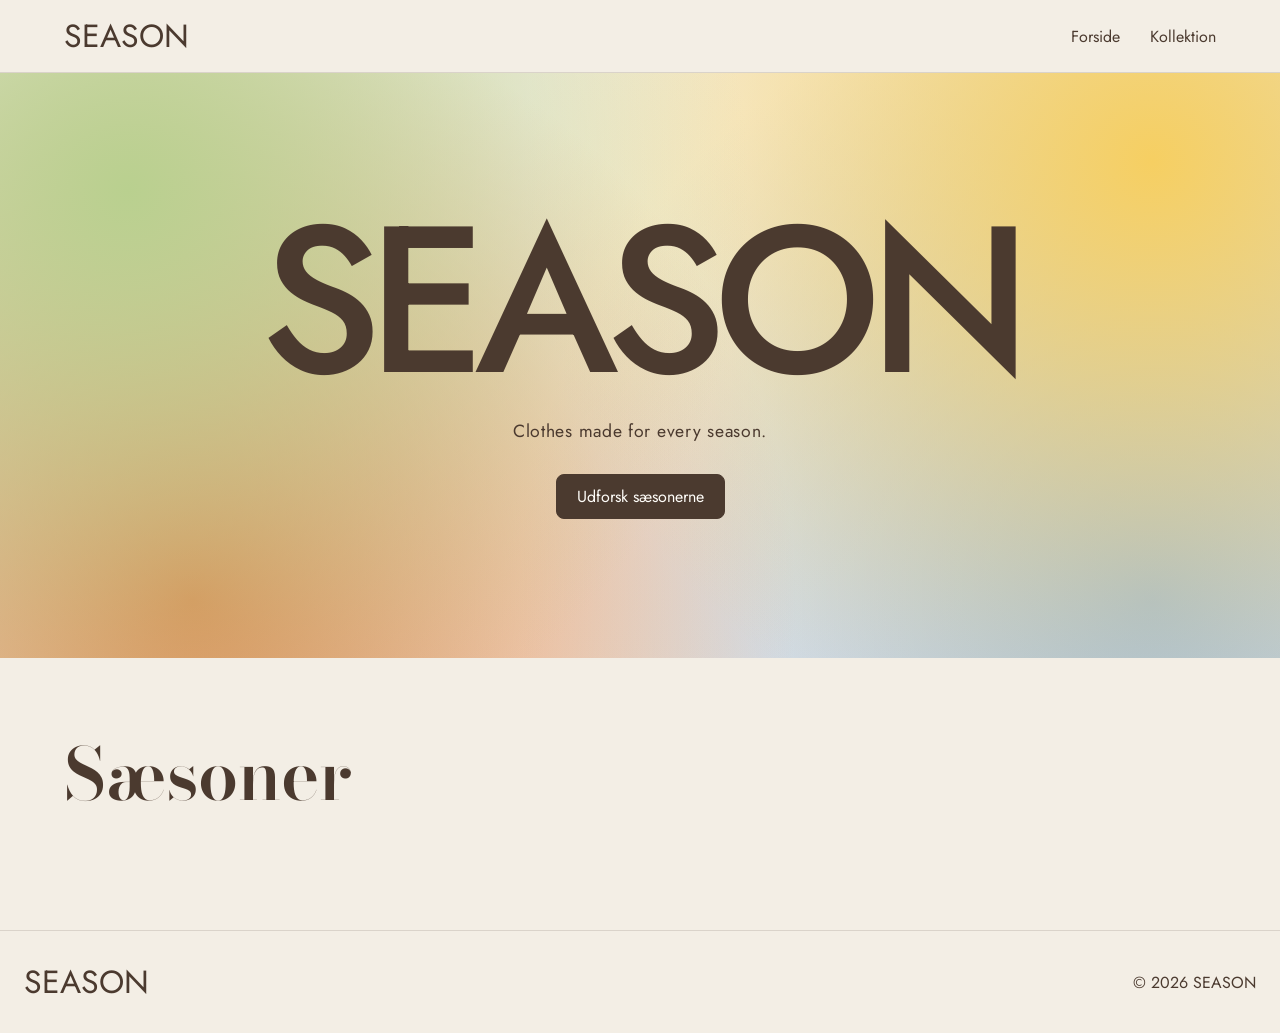
<file: index.html>
<!DOCTYPE html>
<html lang="da">

<head>
  <meta charset="UTF-8">
  <meta name="viewport" content="width=device-width, initial-scale=1.0">
  <title>SEASON</title>
  <link rel="stylesheet" href="style.css">
  <script src="index.js" defer></script>
</head>

<body>

  <header class="site-header">
    <nav class="nav">
      <a href="index.html" class="logo">SEASON</a>

      <button class="nav-toggle" id="navToggle" aria-label="Åbn menu">☰</button>

      <ul class="nav-links" id="navLinks">
        <li><a href="index.html">Forside</a></li>
        <li><a href="produktliste.html">Kollektion</a></li>
      </ul>
    </nav>
  </header>

  <main>

    <section class="hero">
      <h1>SEASON</h1>
      <p>Clothes made for every season.</p>
      <a href="#saesoner" class="laes-mere">Udforsk sæsonerne</a>
    </section>

    <section class="sektion" id="saesoner">

      <h2>Sæsoner</h2>

      <div class="saeson-grid">

      </div>

    </section>

  </main>

  <footer class="site-footer">
    <a href="index.html" class="logo">SEASON</a>
    <p>© 2026 SEASON</p>
  </footer>

  <script>
    const navToggle = document.getElementById("navToggle");
    const navLinks = document.getElementById("navLinks");

    navToggle.addEventListener("click", () => {
      navLinks.classList.toggle("open");
    });
  </script>

</body>

</html>
</file>
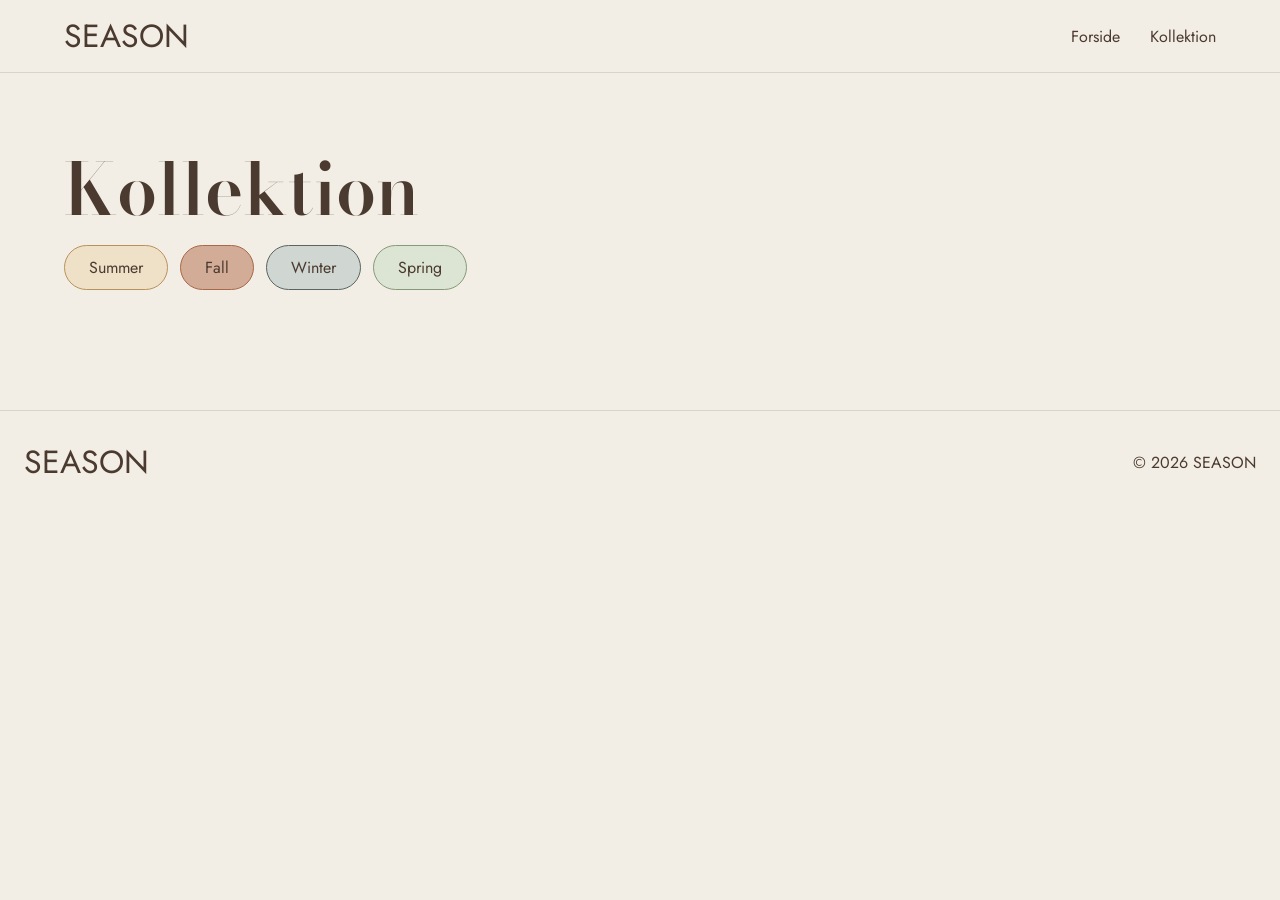
<file: produktliste.html>
<!DOCTYPE html>
<html lang="da">

<head>
  <meta charset="UTF-8">
  <meta name="viewport" content="width=device-width, initial-scale=1.0">
  <link rel="stylesheet" href="style.css">
  <script src="list.js" defer></script>
  <title>SEASON — Kollektion</title>

</head>

<body>

  <header class="site-header">
    <nav class="nav">
      <a href="index.html" class="logo">SEASON</a>
      <button class="nav-toggle" id="navToggle" aria-label="Åbn menu">☰</button>
      <ul class="nav-links" id="navLinks">
        <li><a href="index.html">Forside</a></li>
        <li><a href="produktliste.html">Kollektion</a></li>
      </ul>
    </nav>
  </header>

  <main class="kollektion">
    <h1>Kollektion</h1>

    <div class="filter_season_buttons_container">
      <div data-season="Summer" class="list_button">Summer</div>
      <div data-season="Fall" class="list_button">Fall</div>
      <div data-season="Winter" class="list_button">Winter</div>
      <div data-season="Spring" class="list_button">Spring</div>
    </div>

    <div class="produkt-grid">

    </div>
  </main>

  <footer class="site-footer">
    <a href="index.html" class="logo">SEASON</a>
    <p>© 2026 SEASON</p>
  </footer>

  <script>
    const navToggle = document.getElementById("navToggle");
    const navLinks = document.getElementById("navLinks");
    navToggle.addEventListener("click", () => navLinks.classList.toggle("open"));
  </script>

</body>

</html>
</file>
<file: style.css>
@import url("https://fonts.googleapis.com/css2?family=Bodoni+Moda:wght@500;600&family=Jost:wght@400;500&display=swap");

:root {
  --creme: #f3eee5;
  --brun: #4b3a2f;
  --hvid: #fffdf9;

  --foraar: #b8c7a8;
  --foraar-lys: #dce4d3;
  --foraar-mork: #879a78;

  --sommer: #d9bc88;
  --sommer-lys: #efe1c8;
  --sommer-mork: #b9915b;

  --efteraar: #a96848;
  --efteraar-lys: #d2ac96;
  --efteraar-mork: #72503e;

  --vinter: #59655f;
  --vinter-lys: #d0d6d1;
  --vinter-mork: #37423e;

  --serif: "Bodoni Moda", Georgia, serif;
  --sans: "Jost", Arial, sans-serif;
}

* {
  box-sizing: border-box;
}

html {
  scroll-behavior: smooth;
}

body {
  margin: 0;
  background: var(--creme);
  color: var(--brun);
  font-family: var(--sans);
}

a {
  color: inherit;
  text-decoration: none;
}

/* HEADER */

.site-header {
  background: var(--creme);
  border-bottom: 1px solid rgba(75, 58, 47, 0.15);
}

.nav {
  max-width: 1200px;
  min-height: 72px;
  margin: auto;
  padding: 0 24px;
  display: flex;
  align-items: center;
  justify-content: space-between;
}

.logo {
  font: 400 2rem/1 var(--sans);
  text-transform: uppercase;
}

.nav-links {
  display: flex;
  gap: 30px;
  list-style: none;
  margin: 0;
  padding: 0;
}

.nav-links a:hover {
  opacity: 0.6;
}

.nav-toggle {
  display: none;
  border: 0;
  background: none;
  font-size: 1.4rem;
  color: var(--brun);
}

/* HERO */

.hero {
  min-height: 65vh;
  display: grid;
  place-content: center;
  text-align: center;
  padding: 60px 20px;

  background: radial-gradient(circle at 10% 20%, #b9d08f, transparent 50%), radial-gradient(circle at 90% 15%, #f6cf62, transparent 50%), radial-gradient(circle at 15% 90%, #e0874f, transparent 50%), radial-gradient(circle at 90% 90%, #9dbde3, transparent 50%), radial-gradient(circle at 50% 50%, #fbf3e4, transparent 60%), var(--creme);
}

.hero h1 {
  font-family: var(--sans);
  font-size: clamp(6rem, 18vw, 13rem);
  font-weight: 500;
  line-height: 0.85;
  letter-spacing: -0.06em;
  margin: 0 0 30px;
}

.hero p {
  margin: 0;
  font-size: 1.1rem;
  letter-spacing: 0.04em;
}

.hero .laes-mere {
  justify-self: center;
  margin-top: 30px;
}

/* GENERELLE SEKTIONER */

.sektion,
.kollektion,
.produkt-side {
  max-width: 1200px;
  margin: auto;
  padding: 80px 24px;
}

.sektion h2,
.kollektion > h1,
.produkt-side > h2 {
  font: 600 clamp(2.5rem, 6vw, 4.5rem)/1 var(--serif);
  margin: 0 0 40px;
}

/* SÆSONER */

.saeson-grid {
  display: grid;
  grid-template-columns: repeat(4, 1fr);
  gap: 18px;
}

.saeson-kort {
  height: 360px;
  position: relative;
  overflow: hidden;
  border-radius: 12px;
  display: block;
}

.saeson-kort img {
  position: absolute;
  inset: 0;
  width: 100%;
  height: 100%;
  object-fit: cover;
  display: block;
  transform: scale(1.2);
  transform-origin: right bottom;
  transition: transform 0.3s;
}

.saeson-kort:hover img {
  transform: scale(1.1);
}
.saeson-tekst {
  position: absolute;
  left: 0;
  right: 0;
  bottom: 0;
  padding: 24px;
  color: var(--hvid);
  background: linear-gradient(to top, rgba(40, 30, 25, 0.6), transparent);
}

.saeson-tekst h3 {
  font: 600 2rem/1 var(--serif);
  margin: 0 0 8px;
}

.saeson-tekst p {
  margin: 0;
}
/* SÆSONFARVER PÅ PRODUKTLISTEN */

.Spring {
  --accent: var(--foraar-mork);
  --accent-lys: var(--foraar-lys);
}

.Summer {
  --accent: var(--sommer-mork);
  --accent-lys: var(--sommer-lys);
}

.Fall {
  --accent: var(--efteraar);
  --accent-lys: var(--efteraar-lys);
}

.Winter {
  --accent: var(--vinter);
  --accent-lys: var(--vinter-lys);
}

.kollektion > h1 {
  color: var(--accent, var(--brun));
}

/* PRODUKTLISTE */

.produkt-grid {
  display: grid;
  grid-template-columns: repeat(3, 1fr);
  gap: 24px;
}

.produkt-kort {
  background: var(--accent-lys, var(--hvid));
  overflow: hidden;
  border-radius: 12px;
  transition:
    transform 0.25s,
    box-shadow 0.25s;
}

.produkt-kort:hover {
  transform: translateY(-4px);
  box-shadow: 0 12px 30px rgba(75, 58, 47, 0.12);
}

.produkt-billede {
  position: relative;
  aspect-ratio: 3 / 4;
  overflow: hidden;
}

.produkt-billede img {
  width: 100%;
  height: 100%;
  object-fit: cover;
  display: block;
  transition: transform 0.4s;
}

.produkt-kort:hover .produkt-billede img {
  transform: scale(1.05);
}

.produkt-billede.stor {
  width: 100%;
  object-fit: cover;
  display: block;
  border-radius: 12px;
}

.produkt-kort h3,
.produkt-kort p {
  margin-left: 20px;
  margin-right: 20px;
}

.produkt-kort h3 {
  font: 600 1.5rem var(--serif);
  margin-top: 20px;
  margin-bottom: 5px;
}

.produkt-kort p {
  margin-top: 0;
  margin-bottom: 20px;
}

/* LABELS PÅ BILLEDET */

.labels {
  position: absolute;
  top: 15px;
  left: 15px;
  display: flex;
  gap: 8px;
}

/* TILBUD */

.gammel-pris {
  text-decoration: line-through;
  opacity: 0.5;
  margin-bottom: 0;
}

.tilbuds-pris {
  font-weight: 500;
}

.tilbud-label {
  padding: 8px 12px;
  background: #f2c94c;
  color: var(--brun);
  font-size: 0.8rem;
  border-radius: 6px;
}

/* UDSOLGT */

.udsolgt-label {
  padding: 8px 12px;
  background: #d56329;
  color: var(--hvid);
  font-size: 0.8rem;
  border-radius: 6px;
}

.produkt-kort.udsolgt img {
  opacity: 0.5;
}

/* LÆS MERE */

.laes-mere {
  display: inline-block;
  padding: 10px 20px;
  background: var(--brun);
  color: var(--hvid);
  border: 1px solid var(--brun);
  border-radius: 8px;
  transition:
    background 0.2s,
    color 0.2s;
}

.laes-mere:hover {
  background: transparent;
  color: var(--brun);
}
/* PRODUKTDETALJE */

.tilbage {
  display: inline-block;
  margin-bottom: 35px;
}

.detalje-grid {
  display: grid;
  grid-template-columns: 1fr 1fr;
  gap: 60px;
  align-items: start;
}

.produkt-detaljer {
  padding-top: 40px;
}

.produkt-detaljer p {
  margin: 0 0 10px;
}

.produkt-detaljer strong {
  font-size: 1.1rem;
}

.knap {
  display: block;
  margin-top: 30px;
  padding: 14px 20px;
  border: 1px solid var(--brun);
  background: var(--brun);
  color: var(--hvid);
  width: 100%;
  cursor: pointer;
}

/* FOOTER */

.site-footer {
  padding: 35px 24px;
  border-top: 1px solid rgba(75, 58, 47, 0.15);
  display: flex;
  justify-content: space-between;
  align-items: center;
}

.site-footer p {
  margin: 0;
}

/* TABLET */

@media (max-width: 900px) {
  .saeson-grid {
    grid-template-columns: repeat(2, 1fr);
  }

  .produkt-grid {
    grid-template-columns: repeat(2, 1fr);
  }

  .detalje-grid {
    grid-template-columns: 1fr;
    gap: 30px;
  }
}

/* MOBIL */

@media (max-width: 600px) {
  .nav-toggle {
    display: block;
  }

  .nav-links {
    display: none;
    position: absolute;
    top: 72px;
    left: 0;
    right: 0;
    padding: 20px 24px;
    background: var(--creme);
    flex-direction: column;
    gap: 15px;
    border-bottom: 1px solid rgba(75, 58, 47, 0.15);
  }

  .nav-links.open {
    display: flex;
  }

  .saeson-grid,
  .produkt-grid {
    grid-template-columns: 1fr;
  }

  .saeson-kort {
    height: 260px;
  }

  .site-footer {
    flex-direction: column;
    gap: 15px;
    align-items: flex-start;
  }
}

/* SÆSON-KNAPPER PÅ PRODUKTLISTEN */

.filter_season_buttons_container {
  display: flex;
  flex-wrap: wrap;
  gap: 12px;
  margin: -20px 0 40px;
}

/* Hver knap får sin egen sæsons farve */
[data-season="Spring"] {
  --accent: var(--foraar-mork);
  --accent-lys: var(--foraar-lys);
}
[data-season="Summer"] {
  --accent: var(--sommer-mork);
  --accent-lys: var(--sommer-lys);
}
[data-season="Fall"] {
  --accent: var(--efteraar);
  --accent-lys: var(--efteraar-lys);
}
[data-season="Winter"] {
  --accent: var(--vinter);
  --accent-lys: var(--vinter-lys);
}

.list_button {
  padding: 10px 24px;
  border: 1px solid var(--accent, var(--brun));
  border-radius: 999px;
  background: var(--accent-lys, var(--hvid));
  color: var(--brun);
  font: inherit;
  cursor: pointer;
  transition:
    background 0.2s,
    color 0.2s;
}

.list_button:hover {
  background: var(--accent, var(--brun));
  color: var(--hvid);
}

/* Knappen for den sæson man står på skjules */
.list_button.skjult {
  display: none;
}
</file>
